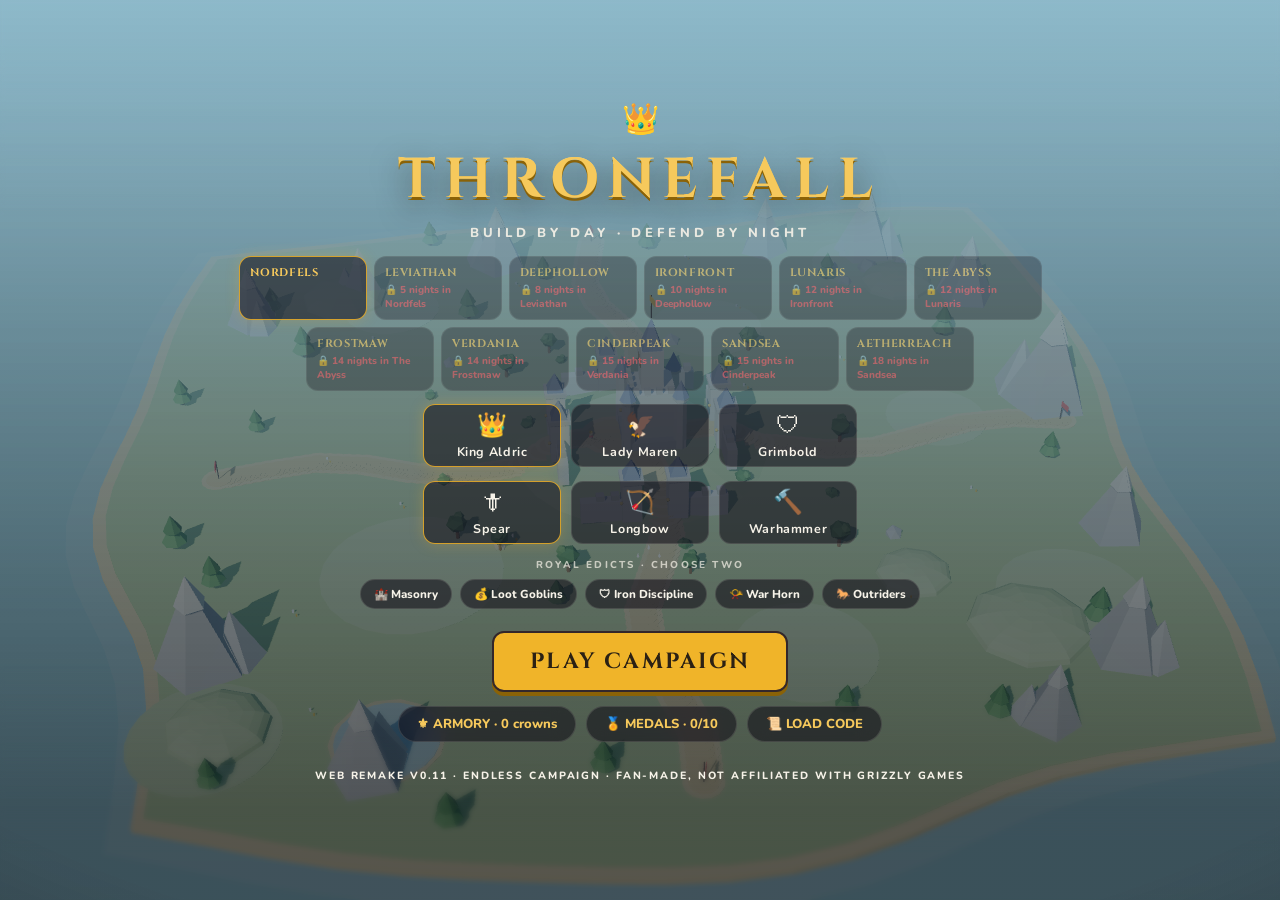
<file: index.html>
<!doctype html>
<html lang="en">
<head>
<meta charset="utf-8">
<meta http-equiv="refresh" content="0; url=./game/">
<title>Thronefall — Web Remake</title>
<script>location.replace('./game/');</script>
</head>
<body style="background:#0B0912"></body>
</html>
</file>
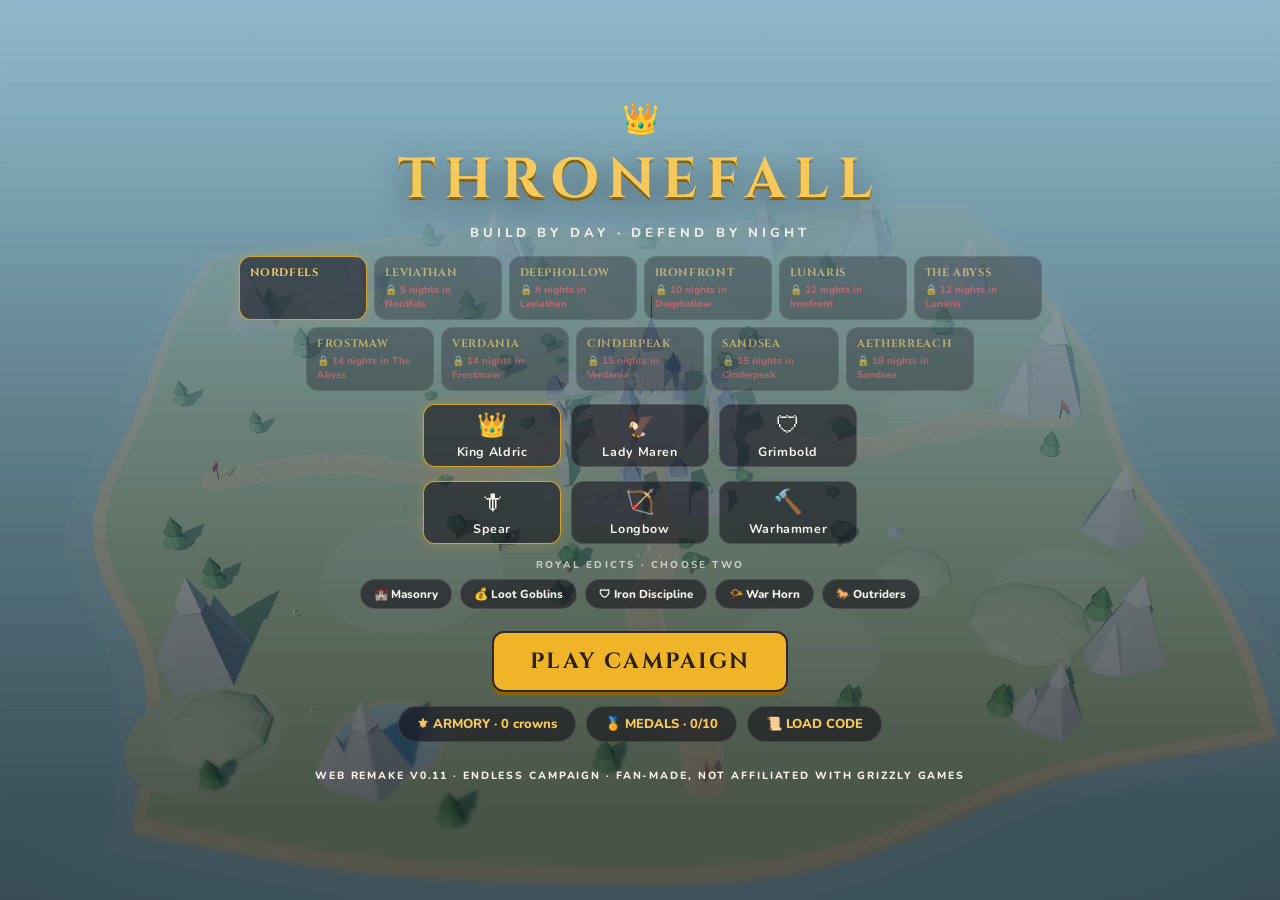
<file: game/index.html>
<!doctype html>
<html lang="en">
<head>
<meta charset="utf-8">
<meta name="viewport" content="width=device-width, initial-scale=1">
<title>Thronefall — Web Remake</title>
<link rel="icon" href="data:,">
<link rel="stylesheet" href="./fonts.css">
<style>
  *{box-sizing:border-box; margin:0; padding:0}
  html,body{width:100%; height:100%; overflow:hidden; background:#0D1526}
  body{font-family:'Nunito',system-ui,sans-serif; color:#F6F2E8; -webkit-user-select:none; user-select:none}
  #gl{position:fixed; inset:0; width:100%; height:100%; display:block}

  /* soft cinematic vignette over the render */
  #vignette{position:fixed; inset:0; pointer-events:none; z-index:5;
    background:radial-gradient(ellipse 120% 100% at 50% 45%, transparent 62%, rgba(8,10,18,.38) 100%)}

  /* tilt-shift focus band — the diorama look */
  #tilt{position:fixed; inset:0; pointer-events:none; z-index:4}
  #tilt .tb{position:absolute; left:0; right:0; backdrop-filter:blur(2.6px); -webkit-backdrop-filter:blur(2.6px)}
  #tilt .top{top:0; height:24%; -webkit-mask-image:linear-gradient(#000 20%, transparent); mask-image:linear-gradient(#000 20%, transparent)}
  #tilt .bot{bottom:0; height:26%; -webkit-mask-image:linear-gradient(transparent, #000 80%); mask-image:linear-gradient(transparent, #000 80%)}

  /* ============ UI layer ============ */
  #ui{position:fixed; inset:0; pointer-events:none; z-index:10; font-variant-numeric:tabular-nums}
  #ui .clickable{pointer-events:auto}

  .hud-chip{display:inline-flex; align-items:center; gap:9px; background:#1A1622; color:#F6F2E8;
    border:2px solid #3A3049; border-radius:12px; padding:8px 14px}
  .hud-chip .num{font-weight:800; font-size:20px; letter-spacing:.01em}
  .hud-chip .lbl{font-size:10.5px; font-weight:800; text-transform:uppercase; letter-spacing:.14em; opacity:.75}
  .hud-chip .sub{font-size:11.5px; font-weight:700; color:#F0B429}
  .hud-icon{width:22px; height:22px; flex:none; display:grid; place-items:center; font-size:17px}

  .topleft{position:absolute; top:16px; left:16px; display:flex; gap:10px}
  .kingchip{position:absolute; bottom:16px; left:16px}
  .bottomright{position:absolute; right:16px; bottom:16px; display:flex; align-items:flex-end; gap:14px}

  .cta{appearance:none; cursor:pointer; font-family:'Cinzel',serif; font-weight:700; font-size:19px;
    letter-spacing:.1em; color:#2B2114; background:#F0B429; border:2px solid #33272A; border-radius:12px;
    padding:12px 26px; box-shadow:0 4px 0 #8A6207; transition:background .08s, transform .08s, box-shadow .08s}
  .cta:hover{background:#F6C95C; transform:translateY(-2px); box-shadow:0 6px 0 #8A6207}
  .cta:active{transform:translateY(2px); box-shadow:0 1px 0 #8A6207}
  .cta .kbd{font-family:'Nunito'; font-size:10.5px; font-weight:800; letter-spacing:.12em; opacity:.65; display:block; text-align:center}

  .hint{position:absolute; bottom:20px; left:50%; transform:translateX(-50%); font-size:12.5px; font-weight:700;
    letter-spacing:.03em; background:#1A1622; border:2px solid #3A3049; padding:6px 14px; border-radius:999px; white-space:nowrap}

  .clock{display:flex; flex-direction:column; align-items:center; gap:6px}
  .clock .dots{display:flex; gap:5px; background:#1A1622; padding:8px 12px; border-radius:999px; border:2px solid #3A3049}
  .clock .dot{width:9px; height:9px; border-radius:50%; background:rgba(246,242,232,.22); transition:background .3s}
  .clock .dot.f{background:#F0B429}
  .clock .lbl{font-size:10px; font-weight:800; letter-spacing:.16em; text-transform:uppercase; color:rgba(246,242,232,.85); text-shadow:0 1px 3px rgba(0,0,0,.5)}

  .banner{position:absolute; top:14px; left:50%; transform:translateX(-50%); text-align:center}
  .banner .t{font-family:'Cinzel',serif; font-weight:700; font-size:22px; letter-spacing:.14em; text-shadow:0 2px 10px rgba(0,0,0,.6)}
  .banner .r{display:inline-flex; align-items:center; gap:8px; margin-top:5px; background:#1A1622;
    border:2px solid #3A3049; padding:4px 14px; border-radius:999px; font-weight:800; font-size:13px}

  .kingpanel{position:absolute; left:16px; bottom:16px; display:flex; align-items:flex-end; gap:10px}
  .portrait{width:60px; height:60px; border-radius:14px; background:#3A2E44; border:2px solid #3A3049;
    display:grid; place-items:center; font-size:30px}
  .kstats{display:flex; flex-direction:column; gap:6px}
  .kstats .name{font-size:11px; font-weight:800; letter-spacing:.14em; text-transform:uppercase; color:rgba(246,242,232,.9); text-shadow:0 1px 3px rgba(0,0,0,.6)}
  .bar{width:210px; height:16px; border-radius:8px; background:#1A1622; border:2px solid #3A3049; overflow:hidden}
  .bar .fill{height:100%; border-radius:5px; background:#54B368; transition:width .25s ease}
  .bar.hp .fill{background:#E64A53}
  .abilities{display:flex; gap:8px}
  .ab{position:relative; width:52px; height:52px; border-radius:12px; background:#1A1622; border:2px solid #3A3049;
    display:grid; place-items:center; cursor:pointer; font-size:22px; color:#F6F2E8}
  .ab.ready{border-color:#F0B429; box-shadow:0 0 12px rgba(240,178,41,.35)}
  .ab .cd{position:absolute; inset:0; border-radius:10px; background:conic-gradient(rgba(10,8,14,.78) calc(var(--cd,0)*1%), transparent 0); pointer-events:none}
  .ab .key{position:absolute; right:3px; bottom:2px; font-size:9.5px; font-weight:800; opacity:.7}

  .troops{position:absolute; right:16px; bottom:74px; display:flex; gap:8px}
  .tchip{display:inline-flex; align-items:center; gap:7px; background:#1A1622; border:2px solid #3A3049;
    color:#F6F2E8; border-radius:999px; padding:6px 14px 6px 8px; font-weight:800; font-size:12.5px; cursor:pointer}
  .tchip .k{display:inline-grid; place-items:center; width:18px; height:18px; border-radius:5px; background:#3A3049; font-size:10.5px}
  .tchip.on{border-color:#F0B429}
  .tchip.on .k{background:#F0B429; color:#2B2114}

  .pausebtn{position:absolute; top:14px; right:14px; width:42px; height:42px; border-radius:11px; background:#1A1622;
    border:2px solid #3A3049; color:#F6F2E8; font-size:15px; cursor:pointer}

  /* floating world-anchored DOM (projected each frame) */
  #floatLayer{position:absolute; inset:0; overflow:hidden}
  .wavePrev{position:absolute; transform:translate(-50%,-100%); background:#1A1622; border:2px solid #3A3049;
    border-radius:10px; padding:5px 11px; font-weight:800; font-size:14px; display:flex; align-items:center; gap:7px; white-space:nowrap}
  .wavePrev .sk{font-size:15px}
  .castlebar{position:absolute; transform:translate(-50%,-100%); display:none; text-align:center}
  .castlebar .cb{width:150px; height:12px; border-radius:6px; background:#1A1622; border:2px solid #3A3049; overflow:hidden}
  .castlebar .cf{height:100%; background:#E64A53; transition:width .25s}
  .castlebar .cl{font-size:9.5px; font-weight:800; letter-spacing:.14em; margin-top:3px; text-shadow:0 1px 3px rgba(0,0,0,.7)}
  .dmgnum{position:absolute; transform:translate(-50%,-50%); font-weight:900; font-size:15px; color:#FFF6DC;
    text-shadow:0 1px 0 #33272A, 0 0 6px rgba(0,0,0,.5); visibility:hidden}
  .ehp{position:absolute; transform:translate(-50%,-100%); width:34px; height:5px; background:rgba(20,16,24,.85);
    border-radius:3px; visibility:hidden}
  .ehp i{display:block; height:3px; margin:1px; border-radius:2px; background:#E64A53}

  .eprompt{position:absolute; transform:translate(-50%,-100%); background:#1A1622; color:#F6F2E8;
    border:2px solid rgba(240,178,41,.8); border-radius:9px; padding:5px 10px; font-size:12px; font-weight:800;
    white-space:nowrap; display:none}
  .eprompt .k{display:inline-grid; place-items:center; min-width:16px; height:16px; padding:0 3px; border-radius:4px;
    background:#F0B429; color:#2B2114; font-size:10.5px; margin-right:6px}

  #bmenu{position:absolute; transform:translate(-50%,-100%); width:250px; background:#1A1622; border:2px solid #3A3049;
    border-radius:13px; padding:9px; display:none}
  #bmenu .h{font-family:'Cinzel',serif; font-weight:700; font-size:13.5px; letter-spacing:.06em; color:#F6C95C; padding:2px 4px 7px}
  .bopt{display:flex; align-items:center; gap:10px; width:100%; text-align:left; cursor:pointer; background:transparent;
    border:1.5px solid rgba(246,242,232,.14); border-radius:9px; padding:7px 9px; color:#F6F2E8; margin-bottom:6px; font-family:inherit}
  .bopt:last-child{margin-bottom:0}
  .bopt:hover:not(:disabled){border-color:#F0B429; background:rgba(240,178,41,.1)}
  .bopt:disabled{opacity:.45; cursor:not-allowed}
  .bopt .ic{width:26px; flex:none; font-size:20px; text-align:center}
  .bopt .nm{font-weight:800; font-size:13px; line-height:1.2}
  .bopt .ds{font-size:10.5px; opacity:.72; line-height:1.25}
  .bopt .cost{margin-left:auto; font-weight:800; font-size:13px; color:#F6C95C; white-space:nowrap}

  /* ============ overlays ============ */
  .overlay{position:fixed; inset:0; z-index:40; display:none; place-items:center; background:rgba(12,10,18,.72); pointer-events:auto}
  .panel{width:min(440px,88%); background:#1A1622; border:2px solid #3A3049; border-radius:18px; padding:26px 28px; text-align:center}
  .panel h2{font-family:'Cinzel',serif; font-weight:700; font-size:28px; letter-spacing:.12em; color:#F6C95C; margin-bottom:4px}
  .panel .sub{font-size:13px; opacity:.8; margin-bottom:14px}
  .tally{text-align:left; margin:0 auto 16px; max-width:320px}
  .tally .row{display:flex; justify-content:space-between; padding:5px 2px; font-size:13.5px; border-bottom:1px dashed rgba(246,242,232,.12)}
  .tally .row b{color:#F6C95C}
  .panel .btns{display:flex; flex-direction:column; gap:9px; margin-top:6px}
  .pbtn{appearance:none; cursor:pointer; font-family:'Nunito'; font-weight:800; font-size:14px; color:#F6F2E8;
    background:transparent; border:2px solid #3A3049; border-radius:11px; padding:10px}
  .pbtn:hover{border-color:#F0B429; color:#F6C95C}
  .setrow{display:flex; justify-content:space-between; align-items:center; padding:9px 2px; font-size:13.5px; font-weight:700;
    border-bottom:1px dashed rgba(246,242,232,.12)}
  .setrow input{width:18px; height:18px; accent-color:#F0B429; cursor:pointer}

  /* ============ menu screen ============ */
  #boot{position:fixed; inset:0; z-index:100; display:grid; place-items:center; align-content:center; gap:14px;
    background:#0B0912; pointer-events:none}
  #boot .bCrown{font-size:40px; animation:bootPulse 1.6s ease-in-out infinite}
  #boot .bTitle{font-family:'Cinzel',serif; font-weight:900; font-size:34px; letter-spacing:.3em; color:#F6C95C}
  #boot .bBar{width:180px; height:3px; border-radius:2px; background:rgba(246,242,232,.12); overflow:hidden}
  #boot .bBar i{display:block; height:100%; width:40%; border-radius:2px; background:#F0B429; animation:bootSlide 1.1s ease-in-out infinite}
  @keyframes bootPulse{0%,100%{transform:translateY(0)}50%{transform:translateY(-6px)}}
  @keyframes bootSlide{0%{margin-left:-40%}100%{margin-left:100%}}
  #hitFlash{position:fixed; inset:0; pointer-events:none; z-index:6; opacity:0; transition:opacity .45s;
    background:radial-gradient(ellipse at 50% 45%, rgba(230,74,83,.5), transparent 62%)}
  #menuScreen{position:fixed; inset:0; z-index:30; display:grid; place-items:center; pointer-events:auto;
    background:linear-gradient(180deg, rgba(8,10,18,.15), rgba(8,10,18,.6) 90%)}
  #menuScreen .stack{text-align:center; transform:translateY(-1vh); width:min(96vw,860px)}
  @keyframes riseIn{from{opacity:0; transform:translateY(28px); filter:blur(12px)} to{opacity:1; transform:translateY(0); filter:blur(0)}}
  #menuScreen .crown{animation:riseIn 1s cubic-bezier(.16,1,.3,1) both .05s}
  #menuScreen h1{animation:riseIn 1.15s cubic-bezier(.16,1,.3,1) both .16s;
    background:linear-gradient(180deg,#FFF0BE 8%,#F2BE4A 55%,#B87E1F 95%);
    -webkit-background-clip:text; background-clip:text; color:transparent;
    text-shadow:none; filter:drop-shadow(0 14px 34px rgba(240,178,41,.28))}
  #menuScreen .tag{animation:riseIn 1s cubic-bezier(.16,1,.3,1) both .3s}
  #menuScreen .mrow{animation:riseIn 1s cubic-bezier(.16,1,.3,1) both .42s}
  #menuScreen .wrow{animation:riseIn 1s cubic-bezier(.16,1,.3,1) both .54s}
  #menuScreen .plbl,#menuScreen .prow{animation:riseIn 1s cubic-bezier(.16,1,.3,1) both .66s}
  #menuScreen #playBtn{animation:riseIn 1s cubic-bezier(.16,1,.3,1) both .78s}
  #menuScreen .armbtn{animation:riseIn 1s cubic-bezier(.16,1,.3,1) both .88s}
  #menuScreen .ver{animation:riseIn 1s cubic-bezier(.16,1,.3,1) both 1s}
  .mcard,.wcard,.ccard,.pchip,.armbtn{background:rgba(15,12,22,.55)!important; border:1px solid rgba(246,242,232,.13)!important;
    -webkit-backdrop-filter:blur(12px) saturate(1.15); backdrop-filter:blur(12px) saturate(1.15);
    transition:transform .35s cubic-bezier(.16,1,.3,1), border-color .3s, box-shadow .35s}
  .mcard:hover:not(.locked),.wcard:hover,.ccard:hover,.pchip:hover{transform:translateY(-3px); border-color:rgba(240,178,41,.6)!important;
    box-shadow:0 14px 34px rgba(0,0,0,.4)}
  .mcard.on,.wcard.on,.ccard.on,.pchip.on{border-color:rgba(240,178,41,.85)!important; box-shadow:0 0 22px rgba(240,178,41,.22)}
  .cta{position:relative; overflow:hidden}
  .cta::after{content:''; position:absolute; inset:0; pointer-events:none;
    background:linear-gradient(115deg, transparent 32%, rgba(255,255,255,.38) 50%, transparent 68%);
    transform:translateX(-130%); animation:sheen 4.6s ease-in-out infinite}
  @keyframes sheen{0%,55%{transform:translateX(-130%)}80%,100%{transform:translateX(130%)}}
  #menuScreen .crown{font-size:44px; filter:drop-shadow(0 3px 6px rgba(0,0,0,.4))}
  #menuScreen h1{font-family:'Cinzel',serif; font-weight:900; font-size:clamp(42px,7vw,84px); letter-spacing:.16em;
    color:#F6C95C; text-shadow:0 3px 0 #8A6207, 0 10px 30px rgba(20,16,10,.55); margin:2px 0 6px}
  #menuScreen .tag{font-size:13px; font-weight:800; letter-spacing:.3em; text-transform:uppercase; color:rgba(246,242,232,.9); margin-bottom:24px}
  .wrow{display:flex; gap:10px; justify-content:center; margin-bottom:14px}
  .wcard,.ccard{display:flex; flex-direction:column; align-items:center; gap:3px; width:138px; cursor:pointer;
    background:#1A1622; border:2px solid #3A3049; border-radius:12px; padding:9px 8px; color:#F6F2E8; font-family:inherit}
  .wcard .ic,.ccard .ic{font-size:24px; line-height:1.2}
  .wcard b,.ccard b{font-size:12.5px; letter-spacing:.05em}
  .wcard .d,.ccard .d{font-size:10px; opacity:.7; line-height:1.35}
  .wcard:hover,.ccard:hover{border-color:#F0B429}
  .wcard.on,.ccard.on{border-color:#F0B429; box-shadow:0 0 14px rgba(240,178,41,.25)}
  .armbtn{appearance:none; cursor:pointer; font-family:'Nunito'; font-weight:800; font-size:13px; color:#F6C95C;
    background:#1A1622; border:2px solid #3A3049; border-radius:999px; padding:8px 18px; margin-top:14px}
  .armbtn:hover{border-color:#F0B429}
  .aitem{display:flex; align-items:center; gap:10px; padding:8px 2px; border-bottom:1px dashed rgba(246,242,232,.12); text-align:left}
  .aitem .ic{width:30px; font-size:22px; text-align:center; flex:none}
  .aitem .nm{font-weight:800; font-size:13px}
  .aitem .ds{font-size:10.5px; opacity:.72; line-height:1.3}
  .aitem button{margin-left:auto; flex:none; appearance:none; cursor:pointer; font-family:'Nunito'; font-weight:800; font-size:12px;
    color:#2B2114; background:#F0B429; border:2px solid #33272A; border-radius:9px; padding:6px 12px; white-space:nowrap}
  .aitem button:disabled{opacity:.45; cursor:not-allowed}
  #achGrid{display:grid; grid-template-columns:repeat(2,1fr); gap:9px; margin:8px 0 14px; max-height:52vh; overflow-y:auto}
  .medal{display:flex; flex-direction:column; align-items:center; gap:3px; text-align:center; padding:12px 8px;
    background:rgba(15,12,22,.55); border:1px solid rgba(246,242,232,.12); border-radius:12px; opacity:.45}
  .medal.won{opacity:1; border-color:rgba(240,178,41,.5); box-shadow:0 0 14px rgba(240,178,41,.12)}
  .medal .mIc{font-size:26px}
  .medal b{font-size:12px; letter-spacing:.04em}
  .medal span{font-size:10px; opacity:.7; line-height:1.3}
  #cheatRow{display:flex; gap:8px; margin-top:12px}
  #cheatIn{flex:1; background:rgba(15,12,22,.7); border:1px solid rgba(246,242,232,.18); border-radius:9px;
    color:#F6F2E8; padding:8px 10px; font-family:inherit; font-size:12px}
  #cheatIn::placeholder{opacity:.4}
  #cheatGo{appearance:none; cursor:pointer; font-weight:800; font-size:12px; color:#F6C95C; background:transparent;
    border:1px solid rgba(240,178,41,.4); border-radius:9px; padding:8px 14px}
  #cheatOut{font-size:10.5px; opacity:.6; margin-top:6px; min-height:14px}
  .mrow{display:flex; flex-wrap:wrap; gap:7px; justify-content:center; margin-bottom:13px; max-width:820px; margin-left:auto; margin-right:auto}
  .mcard{position:relative; width:128px; text-align:left; cursor:pointer; background:#1A1622; border:2px solid #3A3049;
    border-radius:12px; padding:8px 10px; color:#F6F2E8; font-family:inherit; display:flex; flex-direction:column; gap:1px}
  .mcard b{font-family:'Cinzel',serif; font-size:11px; letter-spacing:.06em; color:#F6C95C}
  .mcard .d{font-size:9px; opacity:.72; line-height:1.25}
  .mcard .lock{font-size:10px; font-weight:800; color:#E64A53; margin-top:2px}
  .mcard:hover:not(.locked){border-color:#F0B429}
  .mcard.on{border-color:#F0B429; box-shadow:0 0 14px rgba(240,178,41,.22)}
  .mcard.locked{opacity:.55; cursor:not-allowed}
  .plbl{font-size:10px; font-weight:800; letter-spacing:.22em; text-transform:uppercase; color:rgba(246,242,232,.7); margin-bottom:7px}
  .prow{display:flex; gap:8px; justify-content:center; margin-bottom:22px}
  .pchip{display:inline-flex; align-items:center; gap:6px; background:#1A1622; border:2px solid #3A3049; color:#F6F2E8;
    border-radius:999px; padding:6px 13px; font-weight:800; font-size:11.5px; cursor:pointer; font-family:inherit}
  .pchip:hover{border-color:#F0B429}
  .pchip.on{border-color:#F0B429; color:#F6C95C}
  #menuScreen .ver{margin-top:26px; font-size:10.5px; font-weight:800; letter-spacing:.18em; text-transform:uppercase; opacity:.55}

  #mini{position:fixed; top:70px; right:14px; z-index:9; width:176px; height:176px; border-radius:14px;
    border:1px solid rgba(246,242,232,.16); background:rgba(10,9,16,.5); display:none;
    -webkit-backdrop-filter:blur(8px); backdrop-filter:blur(8px)}
  #cine{position:fixed; inset:0; z-index:8; display:grid; place-items:center; pointer-events:none;
    font-family:'Cinzel',serif; font-weight:900; font-size:clamp(40px,7vw,86px); letter-spacing:.22em;
    color:#F6C95C; text-shadow:0 4px 30px rgba(0,0,0,.65); opacity:0}
  #cine.show{animation:cineIn 2.3s cubic-bezier(.16,1,.3,1) both}
  @keyframes cineIn{0%{opacity:0; transform:scale(1.1); filter:blur(10px)} 18%{opacity:1; transform:scale(1); filter:blur(0)}
    72%{opacity:1} 100%{opacity:0; transform:scale(.98)}}
  @media (max-height: 900px){ /* smaller laptops still see the whole loadout */
    #menuScreen{overflow-y:auto}
    #menuScreen .crown{font-size:30px}
    #menuScreen h1{font-size:clamp(34px,5vw,56px)}
    #menuScreen .tag{margin-bottom:14px}
    .wcard,.ccard{padding:6px 6px} .wcard .d,.ccard .d{display:none}
    .mcard .d{display:none}
  }
  @media (prefers-reduced-motion: reduce){ *{transition:none!important; animation:none!important} }
</style>
</head>
<body>
<div id="boot"><div class="bCrown">👑</div><div class="bTitle">THRONEFALL</div><div class="bBar"><i></i></div></div>
<div id="hitFlash"></div>
<canvas id="gl"></canvas>
<div id="tilt"><div class="tb top"></div><div class="tb bot"></div></div>
<div id="vignette"></div>

<canvas id="mini" width="176" height="176"></canvas>
<div id="cine"></div>
<div id="ui">
  <div id="floatLayer">
    <div class="wavePrev" id="prevA"><span class="sk">💀</span><span id="prevAn">×10</span></div>
    <div class="wavePrev" id="prevB"><span class="sk">💀</span><span id="prevBn">×9</span></div>
    <div class="wavePrev" id="prevC" style="display:none"><span class="sk">💀</span><span id="prevCn">×0</span></div>
    <div class="wavePrev" id="prevD" style="display:none"><span class="sk">💀</span><span id="prevDn">×0</span></div>
    <div class="castlebar" id="castleWrap"><div class="cb"><div class="cf" id="castleFill" style="width:100%"></div></div><div class="cl">CASTLE CENTER</div></div>
    <div class="eprompt" id="eprompt"></div>
    <div id="bmenu" class="clickable"></div>
  </div>

  <div id="hudDay" style="display:none">
    <div class="topleft">
      <div class="hud-chip"><span class="hud-icon">🪙</span><span class="num" id="goldNum">8</span><span class="sub" id="incomeNum">+1 at dawn</span></div>
      <div class="hud-chip"><span class="hud-icon">☀️</span><span><span class="num" id="dayNum" style="font-size:16px">Day 1</span><br><span class="lbl" id="mapName">Nordfels</span></span></div>
    </div>
    <div class="hud-chip kingchip"><span class="hud-icon" id="kingIcon">👑</span><span><b style="font-size:14px" id="kingName">King Aldric</b><br><span class="lbl" id="kingWeap">Spear · Lv 3</span></span></div>
    <div class="bottomright">
      <div class="clock"><div class="dots" id="clockDay"></div><div class="lbl">Nightfall</div></div>
      <button class="cta clickable" id="beginNight">BEGIN NIGHT<span class="kbd">SPACE</span></button>
    </div>
    <div class="hint" id="dayHint">Ride with WASD · E builds &amp; upgrades · Space begins the night</div>
  </div>

  <div id="hudNight" style="display:none">
    <div class="hud-chip" style="position:absolute; top:14px; left:16px"><span class="hud-icon">🪙</span><span class="num" id="goldNight">0</span></div>
    <div class="banner"><div class="t" id="waveTitle">NIGHT 1</div><div class="r">💀 Remaining <b id="remainNum">0</b></div></div>
    <div id="bossWrap" style="position:absolute; top:104px; left:50%; transform:translateX(-50%); width:300px; display:none; text-align:center">
      <div id="bossName" style="font-family:'Cinzel',serif; font-weight:700; font-size:13px; letter-spacing:.16em; color:#E64A53; text-shadow:0 1px 4px rgba(0,0,0,.6)">BOSS</div>
      <div class="bar" style="width:100%; height:12px; margin-top:4px"><div class="fill" id="bossFill" style="width:100%"></div></div>
    </div>
    <div id="serpWrap" style="position:absolute; bottom:150px; left:50%; transform:translateX(-50%); width:280px; display:none; text-align:center">
      <div style="font-family:'Cinzel',serif; font-weight:700; font-size:12.5px; letter-spacing:.16em; color:#7BE0C8; text-shadow:0 1px 4px rgba(0,0,0,.6)">THE LEVIATHAN</div>
      <div class="bar" style="width:100%; height:11px; margin-top:4px"><div class="fill" id="serpFill" style="width:100%; background:#3E8E9E"></div></div>
    </div>
    <div class="kingpanel">
      <div class="portrait" id="portrait">👑</div>
      <div class="kstats">
        <div class="name" id="kingTitle">King Aldric · Spear</div>
        <div class="bar"><div class="fill" id="kingFill" style="width:100%"></div></div>
        <div class="abilities">
          <button class="ab clickable" id="abSpear"><span id="abQIc">🗡</span><span class="cd" id="abSpearCd"></span><span class="key">Q</span></button>
          <button class="ab clickable" id="abHorn">📯<span class="cd" id="abHornCd"></span><span class="key">E</span></button>
          <button class="ab clickable" id="abScroll" style="display:none">☄️<span class="key">R</span><span id="scrollN" style="position:absolute; left:4px; top:2px; font-size:10px; font-weight:800; color:#F6C95C">0</span></button>
        </div>
      </div>
    </div>
    <div class="troops">
      <button class="tchip clickable on" data-stance="hold"><span class="k">1</span>Hold the Line</button>
      <button class="tchip clickable" data-stance="charge"><span class="k">2</span>Charge!</button>
      <button class="tchip clickable" data-stance="follow"><span class="k">3</span>Follow Me</button>
    </div>
    <div class="bottomright"><div class="clock"><div class="dots" id="clockNight"></div><div class="lbl">Till dawn</div></div></div>
    <button class="pausebtn clickable" id="pauseBtn">⏸</button>
  </div>
</div>

<div id="menuScreen">
  <div class="stack">
    <div class="crown">👑</div>
    <h1>THRONEFALL</h1>
    <div class="tag">Build by day · Defend by night</div>
    <div class="mrow">
      <button class="mcard on" data-m="nordfels"><b>NORDFELS</b><span class="d">Four roads · green highlands</span></button>
      <button class="mcard" data-m="leviathan"><b>LEVIATHAN</b><span class="d">Titan bones · the deep stirs</span><span class="lock"></span></button>
      <button class="mcard" data-m="deephollow"><b>DEEPHOLLOW</b><span class="d">Gold hills · the dead walk</span><span class="lock"></span></button>
      <button class="mcard" data-m="ironfront"><b>IRONFRONT</b><span class="d">Steel, wire and thunder</span><span class="lock"></span></button>
      <button class="mcard" data-m="lunaris"><b>LUNARIS</b><span class="d">Regolith · Earth overhead</span><span class="lock"></span></button>
      <button class="mcard" data-m="abyss"><b>THE ABYSS</b><span class="d">Coral, kelp and the Maw</span><span class="lock"></span></button>
      <button class="mcard" data-m="frostmaw"><b>FROSTMAW</b><span class="d">Cold snaps freeze your men</span><span class="lock"></span></button>
      <button class="mcard" data-m="verdania"><b>VERDANIA</b><span class="d">The green presses in</span><span class="lock"></span></button>
      <button class="mcard" data-m="cinderpeak"><b>CINDERPEAK</b><span class="d">Lava roads · the peak wakes</span><span class="lock"></span></button>
      <button class="mcard" data-m="sandsea"><b>SANDSEA</b><span class="d">Dunes hide the Wyrm</span><span class="lock"></span></button>
      <button class="mcard" data-m="aetherreach"><b>AETHERREACH</b><span class="d">Bonus · isles above the clouds</span><span class="lock"></span></button>
    </div>
    <div class="wrow">
      <button class="ccard on" data-c="aldric"><span class="ic">👑</span><b>King Aldric</b><span class="d">The steady sovereign<br>20 HP · balanced</span></button>
      <button class="ccard" data-c="maren"><span class="ic">🦅</span><b>Lady Maren</b><span class="d">Swift rider · 14 HP<br>her falcon strikes fliers</span></button>
      <button class="ccard" data-c="grimbold"><span class="ic">🛡</span><b>Grimbold</b><span class="d">Stout · 28 HP<br>shelters nearby soldiers</span></button>
    </div>
    <div class="wrow">
      <button class="wcard on" data-w="spear"><span class="ic">🗡</span><b>Spear</b><span class="d">Swift jabs from the saddle<br>Q — spear throw</span></button>
      <button class="wcard" data-w="bow"><span class="ic">🏹</span><b>Longbow</b><span class="d">Fights from horseback range<br>Q — arrow storm</span></button>
      <button class="wcard" data-w="hammer"><span class="ic">🔨</span><b>Warhammer</b><span class="d">Slow, crushing sweeps<br>Q — ground slam</span></button>
      <button class="wcard" data-w="frost" style="display:none"><span class="ic">❄</span><b>Frost Staff</b><span class="d">Bolts chill the horde<br>Q — blizzard</span></button>
    </div>
    <div class="plbl">Royal edicts · choose two</div>
    <div class="prow">
      <button class="pchip" data-p="masonry" title="Castle +8 HP and walls +8 HP">🏰 Masonry</button>
      <button class="pchip" data-p="loot" title="Slain enemies sometimes drop a coin">💰 Loot Goblins</button>
      <button class="pchip" data-p="discipline" title="Soldiers +2 HP and strike faster">🛡 Iron Discipline</button>
      <button class="pchip" data-p="warhorn" title="Rally lasts 10 s and heals the King">📯 War Horn</button>
      <button class="pchip" data-p="outriders" title="Soldiers march 25% faster">🐎 Outriders</button>
      <button class="pchip" data-p="beacons" title="Towers see 15% farther" style="display:none">🔥 Beacons</button>
      <button class="pchip" data-p="pockets" title="Begin every run with +4 gold" style="display:none">👛 Deep Pockets</button>
    </div>
    <button class="cta" id="playBtn" style="font-size:22px; padding:14px 36px">PLAY CAMPAIGN</button>
    <div style="display:flex; gap:10px; justify-content:center">
      <button class="armbtn" id="armBtn">⚜ ARMORY · <span id="crownNum">0</span> crowns</button>
      <button class="armbtn" id="achBtn">🏅 MEDALS · <span id="achNum">0/9</span></button>
      <button class="armbtn" id="loadBtn">📜 LOAD CODE</button>
    </div>
    <div class="ver">Web remake v0.11 · endless campaign · fan-made, not affiliated with Grizzly Games</div>
  </div>
</div>

<div class="overlay" id="ovVictory"><div class="panel">
  <h2>NIGHT SURVIVED</h2><div class="sub" id="vicSub"></div>
  <div class="tally" id="vicTally"></div>
  <div class="btns">
    <button class="cta" id="vicNext" style="width:100%">CONTINUE</button>
    <button class="pbtn" id="vicMenu">Retire to the menu — crowns are banked</button>
  </div>
</div></div>

<div class="overlay" id="ovDefeat"><div class="panel">
  <h2 style="color:#E64A53">THE CASTLE HAS FALLEN</h2>
  <div class="sub">The kingdom is lost to the horde.<br>Nights survived: <b id="defNights" style="color:#F6C95C">0</b></div>
  <div class="btns"><button class="cta" id="defRetry" style="width:100%">RETRY NIGHT</button>
  <button class="pbtn" id="defMenu">Abandon to menu</button></div>
</div></div>

<div class="overlay" id="ovCleared"><div class="panel">
  <h2 id="clrTitle">THE SAGA OF NORDFELS</h2><div class="sub">Ten nights weathered. Songs will be sung of this — and the horde is not finished.</div>
  <div class="tally" id="clrTally"></div>
  <div class="btns">
    <button class="cta" id="clrGo" style="width:100%">KEEP RULING</button>
    <button class="pbtn" id="clrMenu">Return to menu</button>
  </div>
</div></div>

<div class="overlay" id="ovArmory"><div class="panel" style="width:min(500px,92%)">
  <h2 style="font-size:22px">THE ARMORY</h2>
  <div class="sub">Crowns earned each night survived buy the crown's arsenal · <b style="color:#F6C95C">⚜ <span id="armCrowns">0</span></b></div>
  <div style="margin:6px 0 14px">
    <div class="aitem" data-a="frost"><span class="ic">❄</span><span><span class="nm">Frost Staff</span><br><span class="ds">A new weapon — bolts chill the horde · Q calls a blizzard</span></span><button></button></div>
    <div class="aitem" data-a="seal"><span class="ic">⚜</span><span><span class="nm">Royal Seal</span><br><span class="ds">Carry a third royal edict into every run</span></span><button></button></div>
    <div class="aitem" data-a="beacons"><span class="ic">🔥</span><span><span class="nm">Signal Beacons</span><br><span class="ds">New edict — towers see 15% farther</span></span><button></button></div>
    <div class="aitem" data-a="pockets"><span class="ic">👛</span><span><span class="nm">Deep Pockets</span><br><span class="ds">New edict — begin every run with +4 gold</span></span><button></button></div>
    <div class="aitem" data-a="bastion"><span class="ic">🏯</span><span><span class="nm">Royal Bastion</span><br><span class="ds">Unlocks a fourth Castle Center tier — twin ballistae</span></span><button></button></div>
    <div class="aitem" data-a="arcana"><span class="ic">✨</span><span><span class="nm">Arcana</span><br><span class="ds">Weapon abilities recharge 25% faster · Blizzard bites for damage</span></span><button></button></div>
  </div>
  <div id="cheatRow"><input id="cheatIn" placeholder="word of power… (try: sovereign)"><button id="cheatGo">SPEAK</button></div>
  <div id="cheatOut"></div>
  <button class="cta" id="armClose" style="width:100%; margin-top:10px">DONE</button>
</div></div>

<div class="overlay" id="ovAch"><div class="panel" style="width:min(520px,94%)">
  <h2 style="font-size:22px">HALL OF MEDALS</h2>
  <div class="sub">Nine deeds worth a song — and something waits past six of them.</div>
  <div id="achGrid"></div>
  <button class="cta" id="achClose" style="width:100%">DONE</button>
</div></div>

<div class="overlay" id="ovMerchant"><div class="panel" style="width:min(480px,94%)">
  <h2 style="font-size:22px">A MERCHANT CALLS</h2>
  <div class="sub">His wagon smells of far realms. His prices are firm.</div>
  <div id="merchRows" style="margin:6px 0 14px"></div>
  <button class="cta" id="merchClose" style="width:100%">SEND HIM ON</button>
</div></div>

<div class="overlay" id="ovPause"><div class="panel">
  <h2>PAUSED</h2><div class="sub">The horde waits for no one — but it will wait for this.</div>
  <div class="btns">
    <button class="cta" id="pauseResume" style="width:100%">RESUME</button>
    <button class="pbtn" id="pauseRestart">Restart this night</button>
    <button class="pbtn" id="pauseSave">Copy save code</button>
    <button class="pbtn" id="pauseSettings">Settings</button>
    <button class="pbtn" id="pauseAbandon">Retire to menu (crowns are banked)</button>
    <div id="cheatRow2" style="display:flex; gap:8px; margin-top:6px"><input id="cheatIn2" placeholder="word of power…" style="flex:1; background:rgba(15,12,22,.7); border:1px solid rgba(246,242,232,.18); border-radius:9px; color:#F6F2E8; padding:8px 10px; font-family:inherit; font-size:12px"><button id="cheatGo2" style="appearance:none; cursor:pointer; font-weight:800; font-size:12px; color:#F6C95C; background:transparent; border:1px solid rgba(240,178,41,.4); border-radius:9px; padding:8px 14px">SPEAK</button></div>
    <div id="cheatOut2" style="font-size:10.5px; opacity:.6; margin-top:5px; min-height:13px"></div>
  </div>
</div></div>

<div class="overlay" id="ovSettings"><div class="panel">
  <h2 style="font-size:22px">SETTINGS</h2>
  <div style="text-align:left; margin:10px 0 16px">
    <label class="setrow">Damage numbers <input type="checkbox" id="setDmg" checked></label>
    <label class="setrow">Tower range rings at night <input type="checkbox" id="setRanges" checked></label>
    <label class="setrow">Screen shake <input type="checkbox" id="setShake" checked></label>
    <label class="setrow">Tilt-shift focus <input type="checkbox" id="setTilt" checked></label>
    <label class="setrow">Minimap <input type="checkbox" id="setMini" checked></label>
    <label class="setrow">Music <input type="checkbox" id="setMusic" checked></label>
    <label class="setrow">Sound effects <span style="opacity:.55; font-size:11px; margin-left:auto; margin-right:10px">M mutes all</span><input type="checkbox" id="setSound" checked></label>
  </div>
  <button class="cta" id="setClose" style="width:100%">DONE</button>
</div></div>

<script type="importmap">
{ "imports": {
    "three": "./vendor/three.module.js",
    "three/addons/": "./vendor/addons/"
} }
</script>
<script type="module" src="./src/main.js"></script>
</body>
</html>
</file>
<file: game/fonts.css>
@font-face{
  font-family:'Cinzel';font-style:normal;font-weight:400 900;font-display:swap;
  src:url([data-uri]) format('woff2');
}
@font-face{
  font-family:'Nunito';font-style:normal;font-weight:200 1000;font-display:swap;
  src:url([data-uri]) format('woff2');
}
</file>
